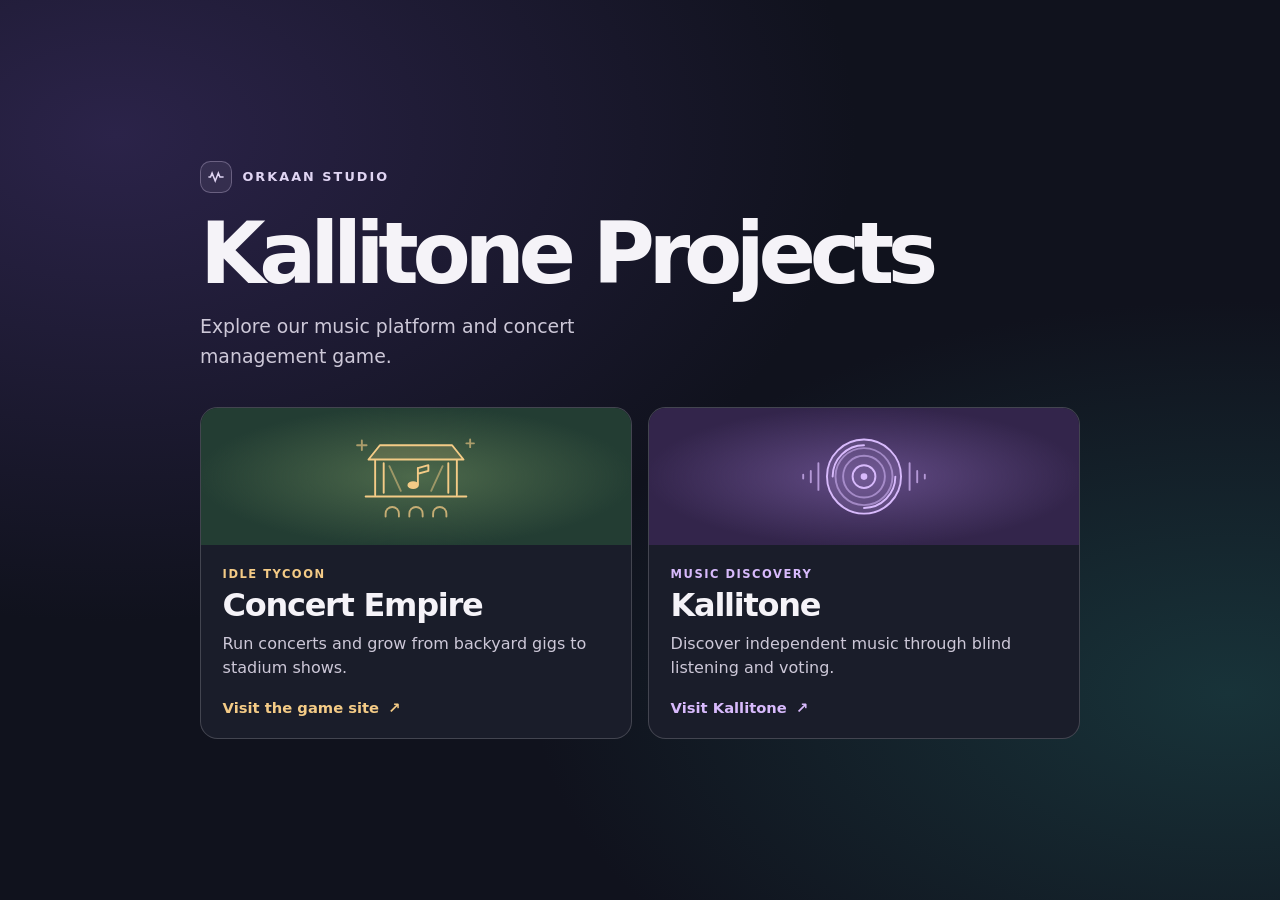
<file: index.html>
<!doctype html>
<html lang="en">
<head>
  <meta charset="utf-8">
  <meta name="viewport" content="width=device-width, initial-scale=1">
  <meta name="theme-color" content="#10121d">
  <meta name="description" content="Explore Kallitone's independent music community and Concert Empire: Idle Tycoon.">
  <title>Kallitone Projects</title>
  <style>
    :root {
      color-scheme: dark;
      font-family: system-ui, sans-serif;
      color: #f5f3f8;
      background: #10121d;
    }

    * { box-sizing: border-box; }
    body {
      display: grid;
      place-items: center;
      min-height: 100vh;
      margin: 0;
      padding: clamp(2rem, 8vw, 6rem) 1.25rem;
      background:
        radial-gradient(ellipse at 9% 15%, #2b2349, transparent 45%),
        radial-gradient(ellipse at 96% 77%, #183339, transparent 40%),
        #10121d;
    }

    main { width: min(100%, 55rem); }
    .studio {
      display: inline-flex;
      align-items: center;
      gap: .65rem;
      margin: 0 0 1.25rem;
      color: #e0d5f3;
      font-size: .8rem;
      font-weight: 750;
      letter-spacing: .16em;
      text-transform: uppercase;
    }
    .studio svg {
      width: 2rem;
      height: 2rem;
      padding: .35rem;
      border: 1px solid #e0d5f34d;
      border-radius: .65rem;
      background: #e0d5f314;
    }
    h1 {
      margin: 0;
      font-size: clamp(2.5rem, 7.5vw, 5.3rem);
      font-weight: 800;
      letter-spacing: -.075em;
      line-height: .97;
    }
    .intro {
      max-width: 42ch;
      margin: 1rem 0 2.2rem;
      color: #cdc8d8;
      font-size: clamp(1rem, 2.4vw, 1.18rem);
      line-height: 1.6;
    }
    .projects {
      display: grid;
      grid-template-columns: repeat(2, minmax(0, 1fr));
      gap: 1rem;
    }
    .project {
      display: grid;
      grid-template-rows: auto 1fr;
      overflow: hidden;
      border: 1px solid #f1edf230;
      border-radius: 1.1rem;
      background: #1a1d2a;
      color: inherit;
      text-decoration: none;
      transition: border-color .18s, transform .18s, box-shadow .18s;
    }
    .project:hover {
      transform: translateY(-3px);
      border-color: var(--accent);
      box-shadow: 0 .9rem 2rem #08091365;
    }
    .project:focus-visible { outline: 3px solid var(--accent); outline-offset: 5px; }
    .game { --accent: #f4cb86; --art: #233d33; --glow: #4d694b; }
    .music { --accent: #d8bafc; --art: #33254b; --glow: #624b85; }
    .art {
      display: grid;
      place-items: center;
      height: 8.6rem;
      color: var(--accent);
      background:
        radial-gradient(ellipse at center, var(--glow), transparent 72%),
        var(--art);
    }
    .art svg { width: 9.5rem; height: 6.2rem; }
    .copy { display: flex; flex-direction: column; padding: 1.35rem; }
    .category {
      color: var(--accent);
      font-size: .72rem;
      font-weight: 750;
      letter-spacing: .13em;
      text-transform: uppercase;
    }
    h2 {
      margin: .4rem 0;
      font-size: clamp(1.5rem, 4.4vw, 2rem);
      letter-spacing: -.04em;
      line-height: 1.13;
    }
    .copy p { margin: .15rem 0 1.2rem; color: #cdc8d8; line-height: 1.5; }
    .action { margin-top: auto; color: var(--accent); font-size: .92rem; font-weight: 740; }
    .action span { margin-inline-start: .25rem; }

    @media (max-width: 37rem) {
      .projects { grid-template-columns: minmax(0, 1fr); }
      .art { height: 7.25rem; }
    }
    @media (prefers-reduced-motion: reduce) {
      .project { transition: none; }
      .project:hover { transform: none; }
    }
  </style>
</head>
<body>
  <main>
    <p class="studio">
      <svg viewBox="0 0 24 24" fill="none" stroke="currentColor" stroke-width="2" stroke-linecap="round" aria-hidden="true">
        <path d="M3 12h2l2-5 4 10 4-10 2 5h4"/>
      </svg>
      Orkaan Studio
    </p>
    <h1>Kallitone Projects</h1>
    <p class="intro">Explore our music platform and concert management game.</p>

    <nav class="projects" aria-label="Projects">
      <a class="project game" href="https://kallitone.github.io/concert-empire-legal/">
        <div class="art" aria-hidden="true">
          <svg viewBox="0 0 160 104" fill="none" stroke="currentColor" stroke-width="2" stroke-linejoin="round" stroke-linecap="round">
            <path d="M30 34h100L118 19H42L30 34Z" fill="currentColor" fill-opacity=".16"/>
            <path d="M37 35v36m86-36v36M27 73h106M46 38v31m68-31v31"/>
            <path d="m52 41 12 26m44-26L96 67" opacity=".5"/>
            <path d="M82 43v17m0-17 11-3v6l-11 3"/>
            <ellipse cx="77" cy="61" rx="5" ry="3" fill="currentColor"/>
            <path d="M48 94v-3a7 7 0 0 1 14 0v3m11 0v-3a7 7 0 0 1 14 0v3m11 0v-3a7 7 0 0 1 14 0v3" opacity=".75"/>
            <path d="M23 14v10m-5-5h10m109-6v8m-4-4h8" opacity=".62"/>
          </svg>
        </div>
        <div class="copy">
          <span class="category">Idle tycoon</span>
          <h2>Concert Empire</h2>
          <p>Run concerts and grow from backyard gigs to stadium shows.</p>
          <span class="action">Visit the game site <span aria-hidden="true">↗</span></span>
        </div>
      </a>

      <a class="project music" href="https://kallitone.com/">
        <div class="art" aria-hidden="true">
          <svg viewBox="0 0 160 104" fill="none" stroke="currentColor" stroke-width="2" stroke-linecap="round">
            <circle cx="80" cy="52" r="39" fill="currentColor" fill-opacity=".13"/>
            <circle cx="80" cy="52" r="30" opacity=".55"/>
            <circle cx="80" cy="52" r="22" opacity=".55"/>
            <circle cx="80" cy="52" r="12"/>
            <circle cx="80" cy="52" r="2.5" fill="currentColor"/>
            <path d="M47 52a33 33 0 0 1 33-33m0 66a33 33 0 0 0 33-33"/>
            <path d="M24 46v12m-8-8v4m16-16v28m96-28v28m8-20v12m8-8v4" opacity=".72"/>
          </svg>
        </div>
        <div class="copy">
          <span class="category">Music discovery</span>
          <h2>Kallitone</h2>
          <p>Discover independent music through blind listening and voting.</p>
          <span class="action">Visit Kallitone <span aria-hidden="true">↗</span></span>
        </div>
      </a>
    </nav>
  </main>
</body>
</html>
</file>
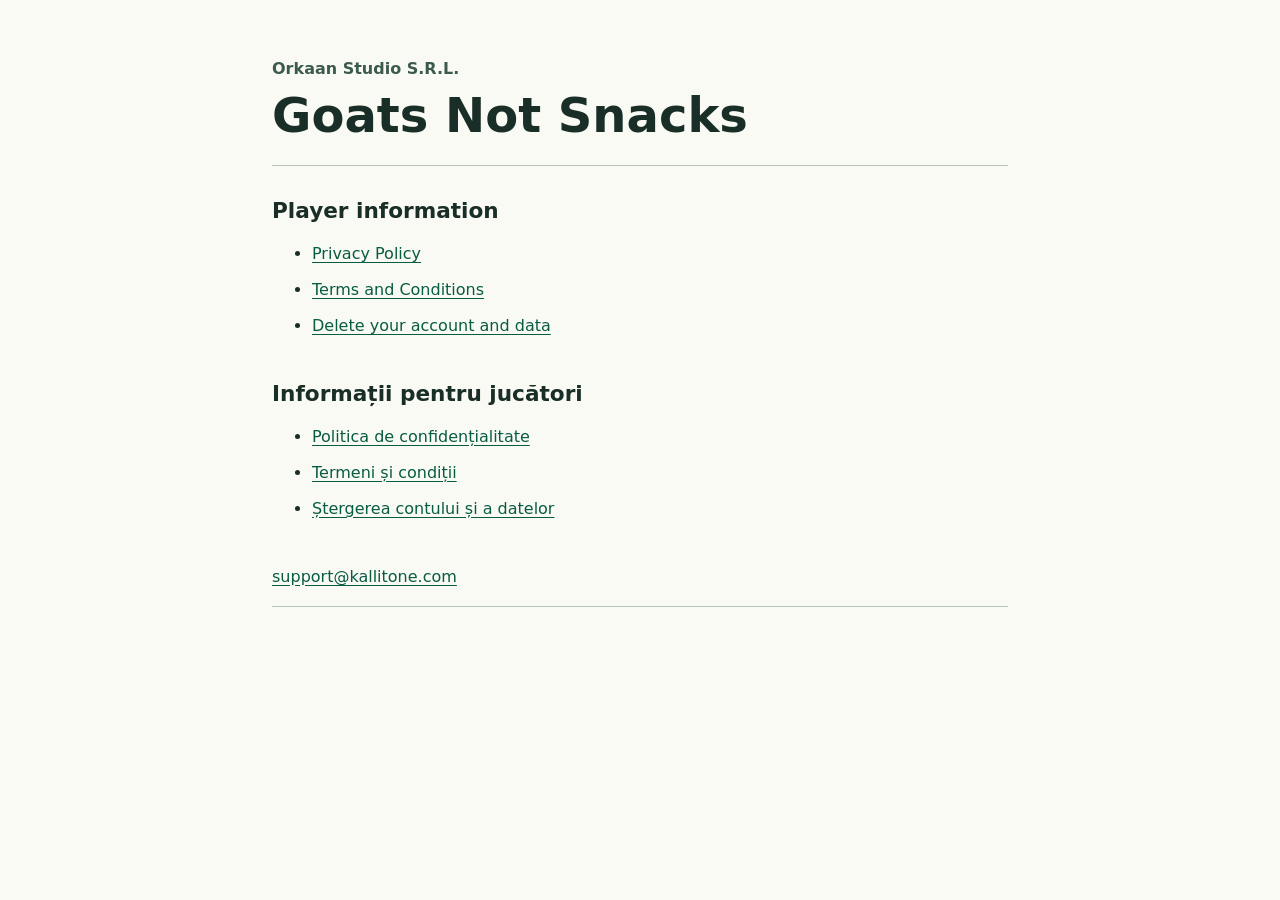
<file: graze-craze-legal/index.html>
<!doctype html>
<html lang="en"><head><meta charset="utf-8"><meta name="viewport" content="width=device-width, initial-scale=1"><title>Goats Not Snacks | Player information</title><link rel="stylesheet" href="legal.css"></head><body><main><article><header><span>Orkaan Studio S.R.L.</span><h1>Goats Not Snacks</h1></header><h2>Player information</h2><ul><li><a href="privacy.html">Privacy Policy</a></li><li><a href="terms.html">Terms and Conditions</a></li><li><a href="delete-account.html">Delete your account and data</a></li></ul><section lang="ro"><h2>Informații pentru jucători</h2><ul><li><a href="privacy.html#ro">Politica de confidențialitate</a></li><li><a href="terms.html#ro">Termeni și condiții</a></li><li><a href="delete-account.html#ro">Ștergerea contului și a datelor</a></li></ul></section><footer><a href="mailto:support@kallitone.com">support@kallitone.com</a></footer></article></main></body></html>
</file>
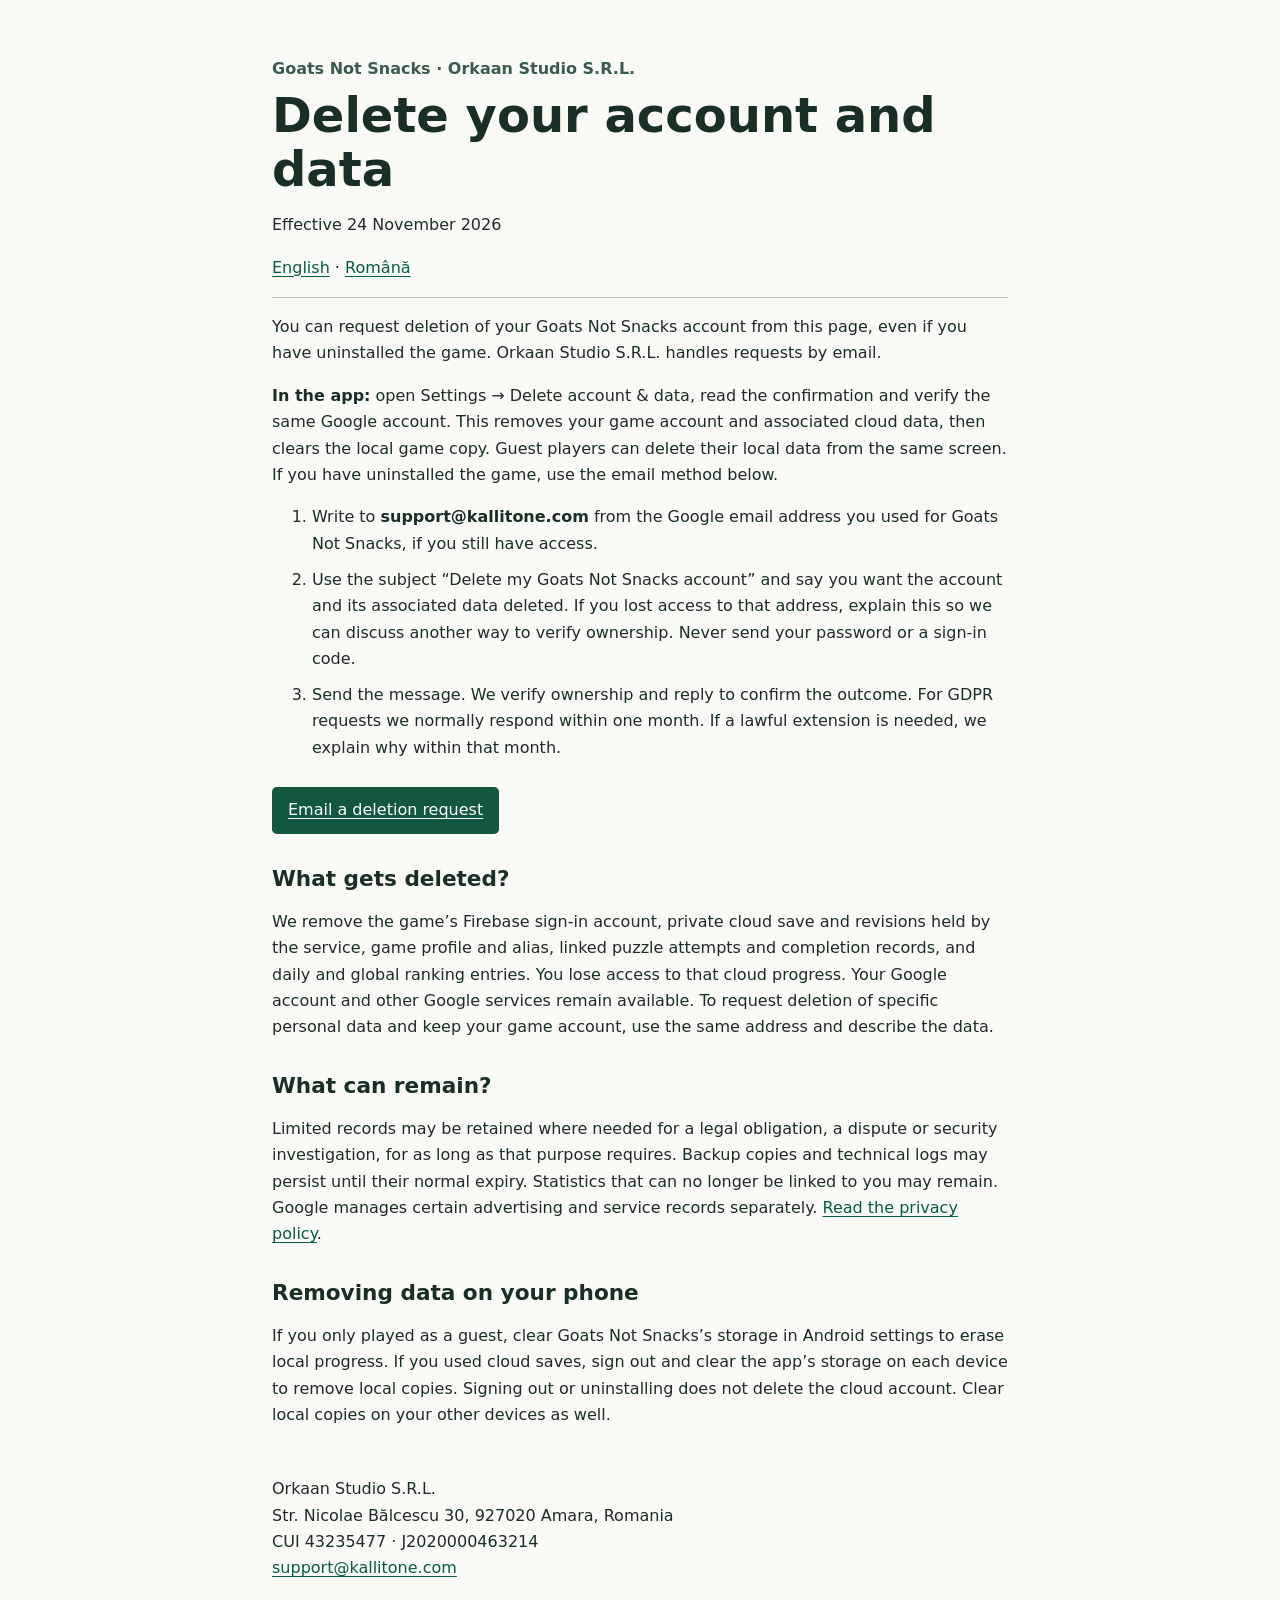
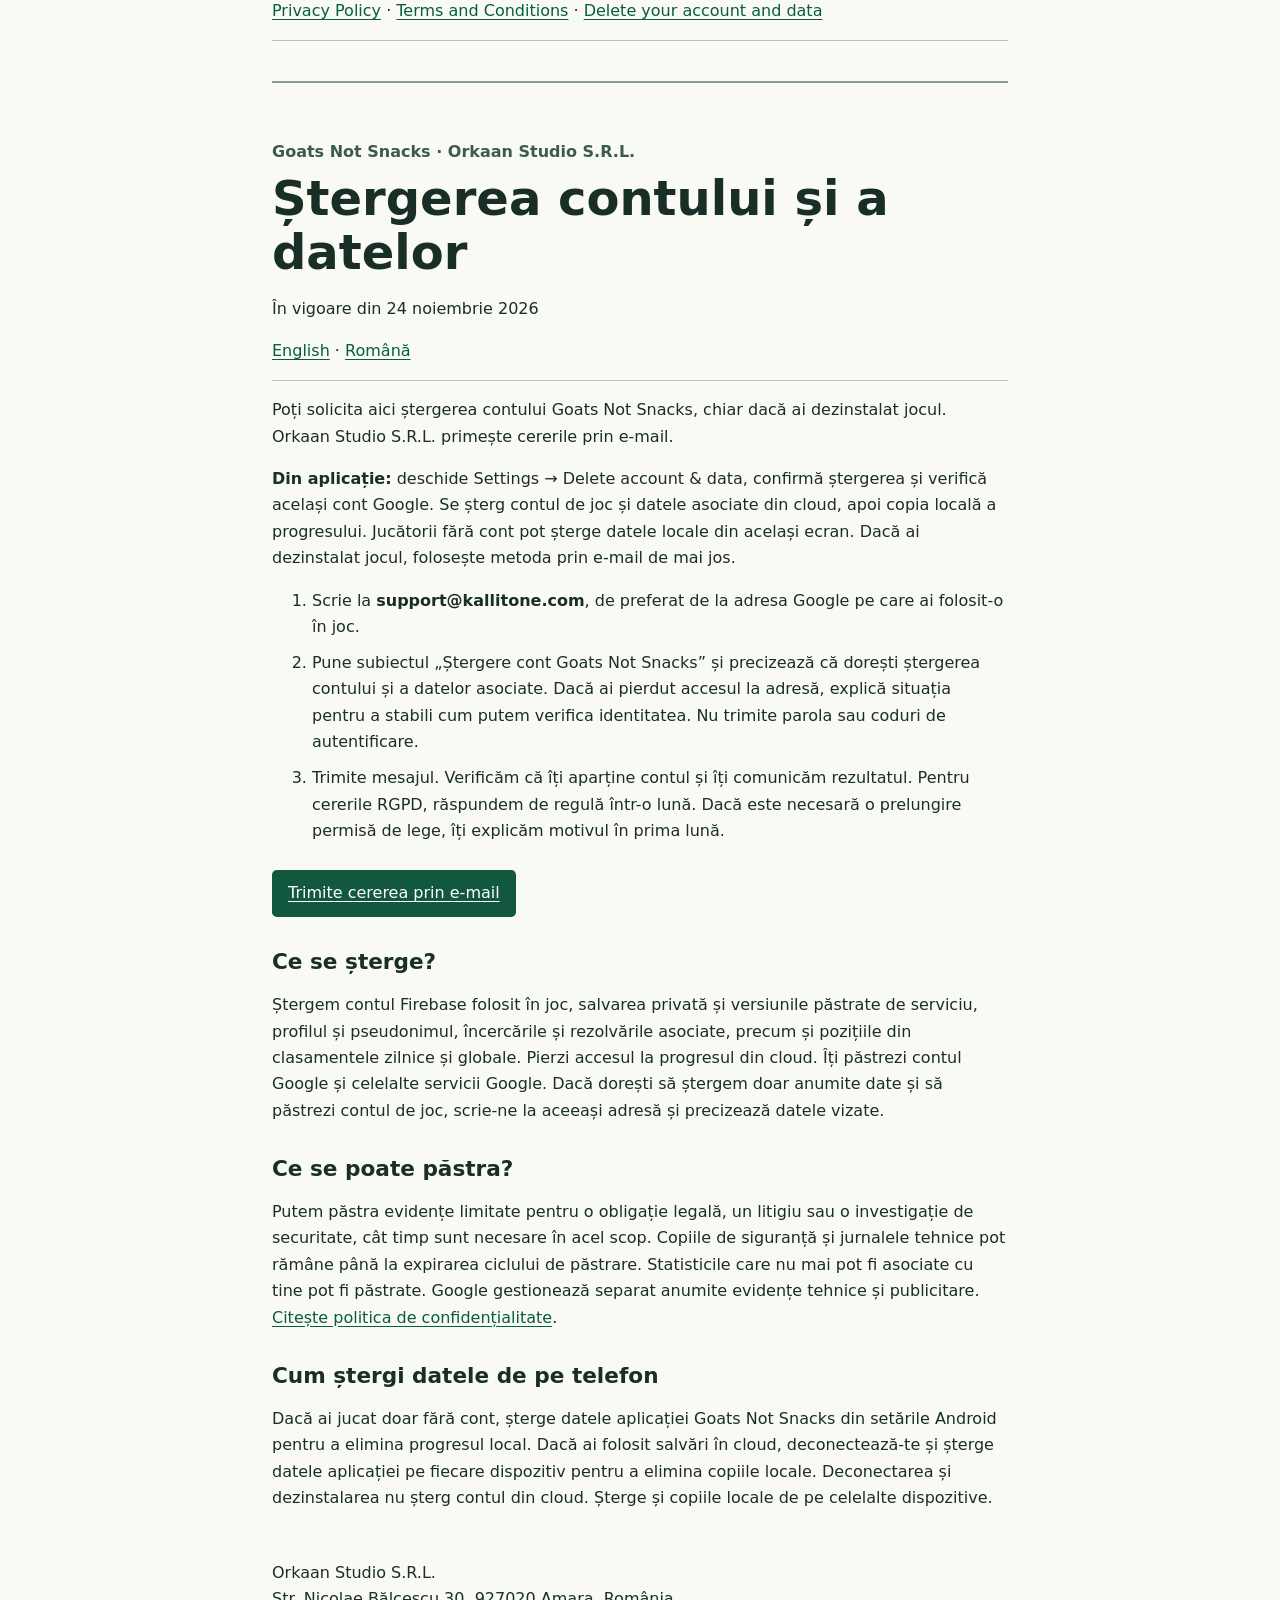
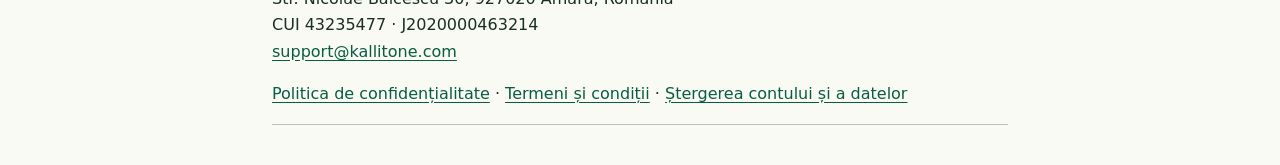
<file: graze-craze-legal/delete-account.html>
<!doctype html>
<html lang="en"><head><meta charset="utf-8"><meta name="viewport" content="width=device-width, initial-scale=1"><title>Delete your account and data | Goats Not Snacks</title><link rel="stylesheet" href="legal.css"></head><body><main><article lang="en" id="en"><header><span>Goats Not Snacks · Orkaan Studio S.R.L.</span><h1>Delete your account and data</h1><p>Effective 24 November 2026</p><nav aria-label="Language"><a href="#en" lang="en">English</a> · <a href="#ro" lang="ro">Română</a></nav></header><p>You can request deletion of your Goats Not Snacks account from this page, even if you have uninstalled the game. Orkaan Studio S.R.L. handles requests by email.</p><p><strong>In the app:</strong> open Settings → Delete account &amp; data, read the confirmation and verify the same Google account. This removes your game account and associated cloud data, then clears the local game copy. Guest players can delete their local data from the same screen. If you have uninstalled the game, use the email method below.</p><ol><li>Write to <strong>support@kallitone.com</strong> from the Google email address you used for Goats Not Snacks, if you still have access.</li><li>Use the subject “Delete my Goats Not Snacks account” and say you want the account and its associated data deleted. If you lost access to that address, explain this so we can discuss another way to verify ownership. Never send your password or a sign-in code.</li><li>Send the message. We verify ownership and reply to confirm the outcome. For GDPR requests we normally respond within one month. If a lawful extension is needed, we explain why within that month.</li></ol><p><a class="button" href="mailto:support@kallitone.com?subject=Delete%20my%20Goats%20Not%20Snacks%20account&amp;body=Please%20delete%20my%20Goats%20Not%20Snacks%20account%20and%20its%20associated%20data.">Email a deletion request</a></p>
<h2>What gets deleted?</h2><p>We remove the game’s Firebase sign-in account, private cloud save and revisions held by the service, game profile and alias, linked puzzle attempts and completion records, and daily and global ranking entries. You lose access to that cloud progress. Your Google account and other Google services remain available. To request deletion of specific personal data and keep your game account, use the same address and describe the data.</p>
<h2>What can remain?</h2><p>Limited records may be retained where needed for a legal obligation, a dispute or security investigation, for as long as that purpose requires. Backup copies and technical logs may persist until their normal expiry. Statistics that can no longer be linked to you may remain. Google manages certain advertising and service records separately. <a href="privacy.html">Read the privacy policy</a>.</p>
<h2>Removing data on your phone</h2><p>If you only played as a guest, clear Goats Not Snacks’s storage in Android settings to erase local progress. If you used cloud saves, sign out and clear the app’s storage on each device to remove local copies. Signing out or uninstalling does not delete the cloud account. Clear local copies on your other devices as well.</p><footer><address>Orkaan Studio S.R.L.<br>Str. Nicolae Bălcescu 30, 927020 Amara, Romania<br>CUI 43235477 · J2020000463214<br><a href="mailto:support@kallitone.com">support@kallitone.com</a></address><nav aria-label="Documents"><a href="privacy.html">Privacy Policy</a> · <a href="terms.html">Terms and Conditions</a> · <a href="delete-account.html">Delete your account and data</a></nav></footer></article>
<article lang="ro" id="ro"><header><span>Goats Not Snacks · Orkaan Studio S.R.L.</span><h1>Ștergerea contului și a datelor</h1><p>În vigoare din 24 noiembrie 2026</p><nav aria-label="Limbă"><a href="#en" lang="en">English</a> · <a href="#ro" lang="ro">Română</a></nav></header><p>Poți solicita aici ștergerea contului Goats Not Snacks, chiar dacă ai dezinstalat jocul. Orkaan Studio S.R.L. primește cererile prin e-mail.</p><p><strong>Din aplicație:</strong> deschide Settings → Delete account &amp; data, confirmă ștergerea și verifică același cont Google. Se șterg contul de joc și datele asociate din cloud, apoi copia locală a progresului. Jucătorii fără cont pot șterge datele locale din același ecran. Dacă ai dezinstalat jocul, folosește metoda prin e-mail de mai jos.</p><ol><li>Scrie la <strong>support@kallitone.com</strong>, de preferat de la adresa Google pe care ai folosit-o în joc.</li><li>Pune subiectul „Ștergere cont Goats Not Snacks” și precizează că dorești ștergerea contului și a datelor asociate. Dacă ai pierdut accesul la adresă, explică situația pentru a stabili cum putem verifica identitatea. Nu trimite parola sau coduri de autentificare.</li><li>Trimite mesajul. Verificăm că îți aparține contul și îți comunicăm rezultatul. Pentru cererile RGPD, răspundem de regulă într-o lună. Dacă este necesară o prelungire permisă de lege, îți explicăm motivul în prima lună.</li></ol><p><a class="button" href="mailto:support@kallitone.com?subject=%C8%98tergere%20cont%20Goats%20Not%20Snacks&amp;body=Solicit%20%C8%99tergerea%20contului%20meu%20Goats%20Not%20Snacks%20%C8%99i%20a%20datelor%20asociate.">Trimite cererea prin e-mail</a></p>
<h2>Ce se șterge?</h2><p>Ștergem contul Firebase folosit în joc, salvarea privată și versiunile păstrate de serviciu, profilul și pseudonimul, încercările și rezolvările asociate, precum și pozițiile din clasamentele zilnice și globale. Pierzi accesul la progresul din cloud. Îți păstrezi contul Google și celelalte servicii Google. Dacă dorești să ștergem doar anumite date și să păstrezi contul de joc, scrie-ne la aceeași adresă și precizează datele vizate.</p>
<h2>Ce se poate păstra?</h2><p>Putem păstra evidențe limitate pentru o obligație legală, un litigiu sau o investigație de securitate, cât timp sunt necesare în acel scop. Copiile de siguranță și jurnalele tehnice pot rămâne până la expirarea ciclului de păstrare. Statisticile care nu mai pot fi asociate cu tine pot fi păstrate. Google gestionează separat anumite evidențe tehnice și publicitare. <a href="privacy.html#ro">Citește politica de confidențialitate</a>.</p>
<h2>Cum ștergi datele de pe telefon</h2><p>Dacă ai jucat doar fără cont, șterge datele aplicației Goats Not Snacks din setările Android pentru a elimina progresul local. Dacă ai folosit salvări în cloud, deconectează-te și șterge datele aplicației pe fiecare dispozitiv pentru a elimina copiile locale. Deconectarea și dezinstalarea nu șterg contul din cloud. Șterge și copiile locale de pe celelalte dispozitive.</p><footer><address>Orkaan Studio S.R.L.<br>Str. Nicolae Bălcescu 30, 927020 Amara, România<br>CUI 43235477 · J2020000463214<br><a href="mailto:support@kallitone.com">support@kallitone.com</a></address><nav aria-label="Documente"><a href="privacy.html#ro">Politica de confidențialitate</a> · <a href="terms.html#ro">Termeni și condiții</a> · <a href="delete-account.html#ro">Ștergerea contului și a datelor</a></nav></footer></article></main></body></html>
</file>
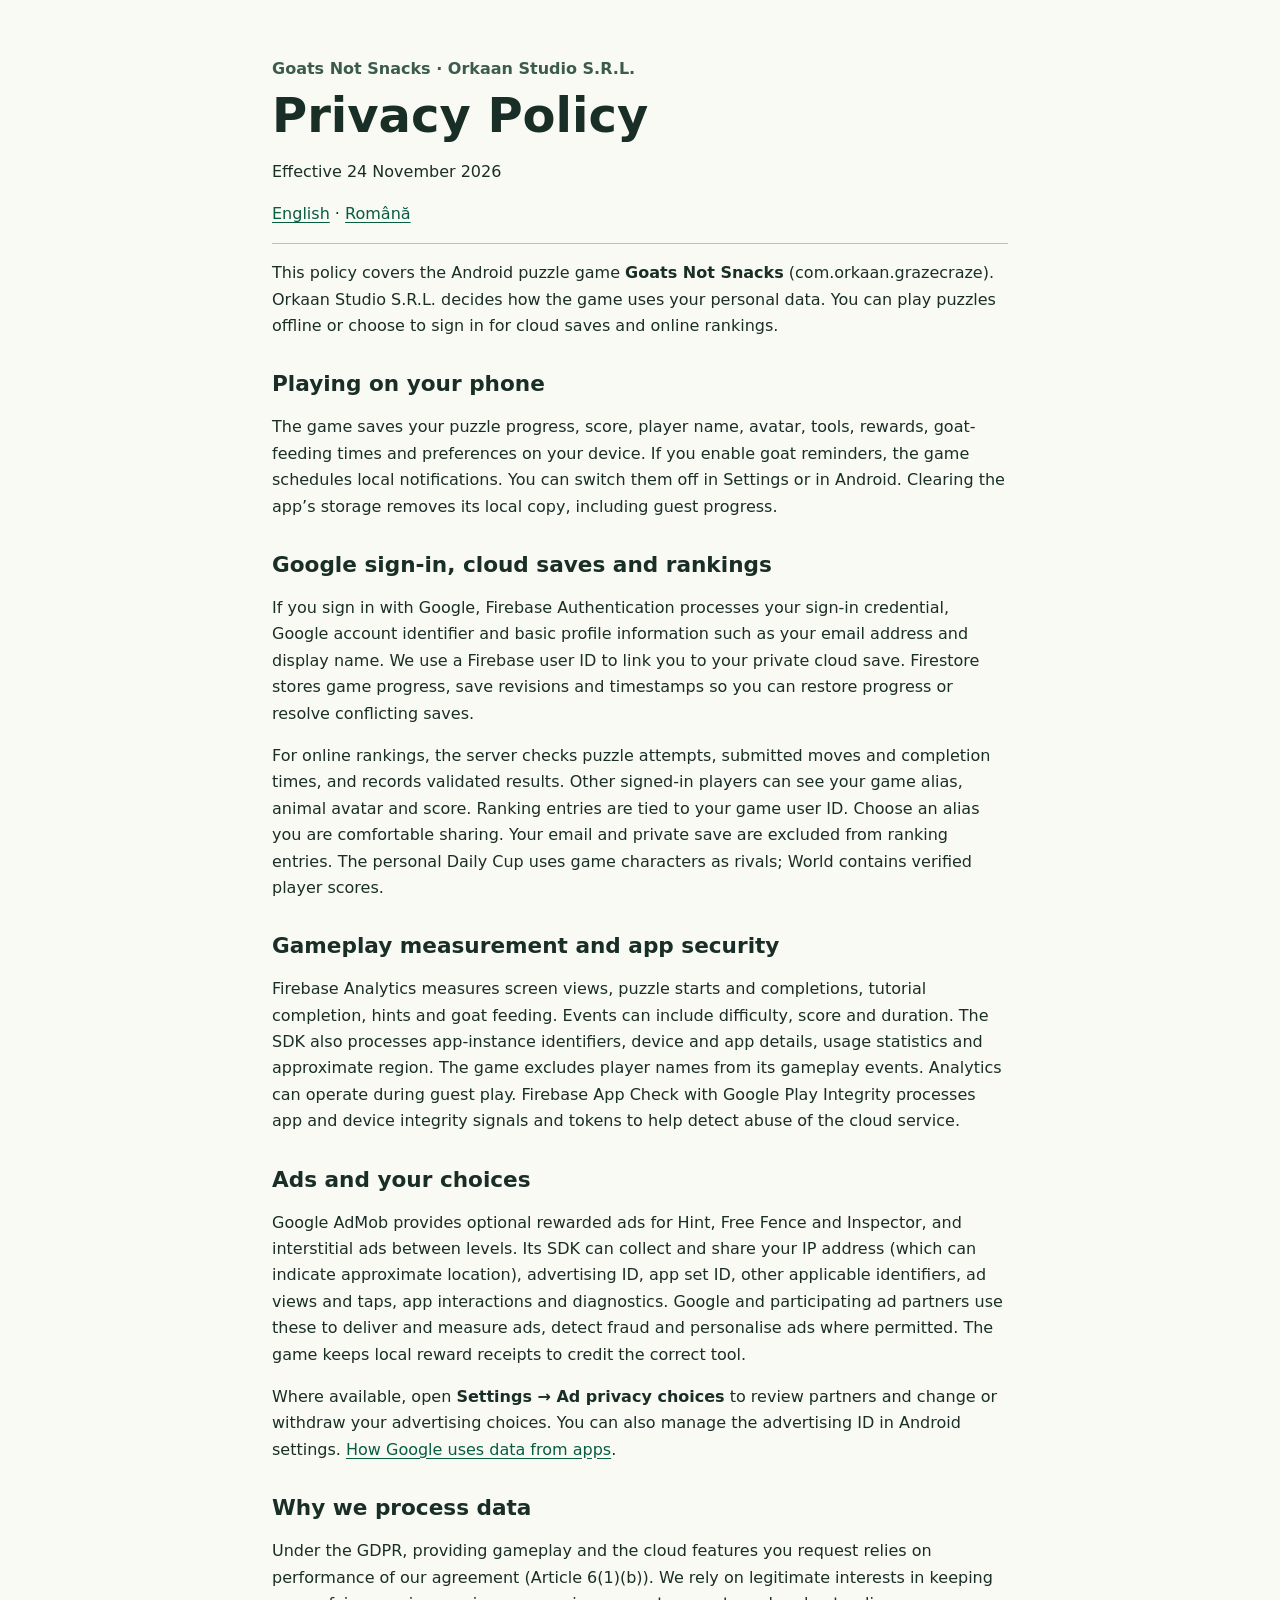
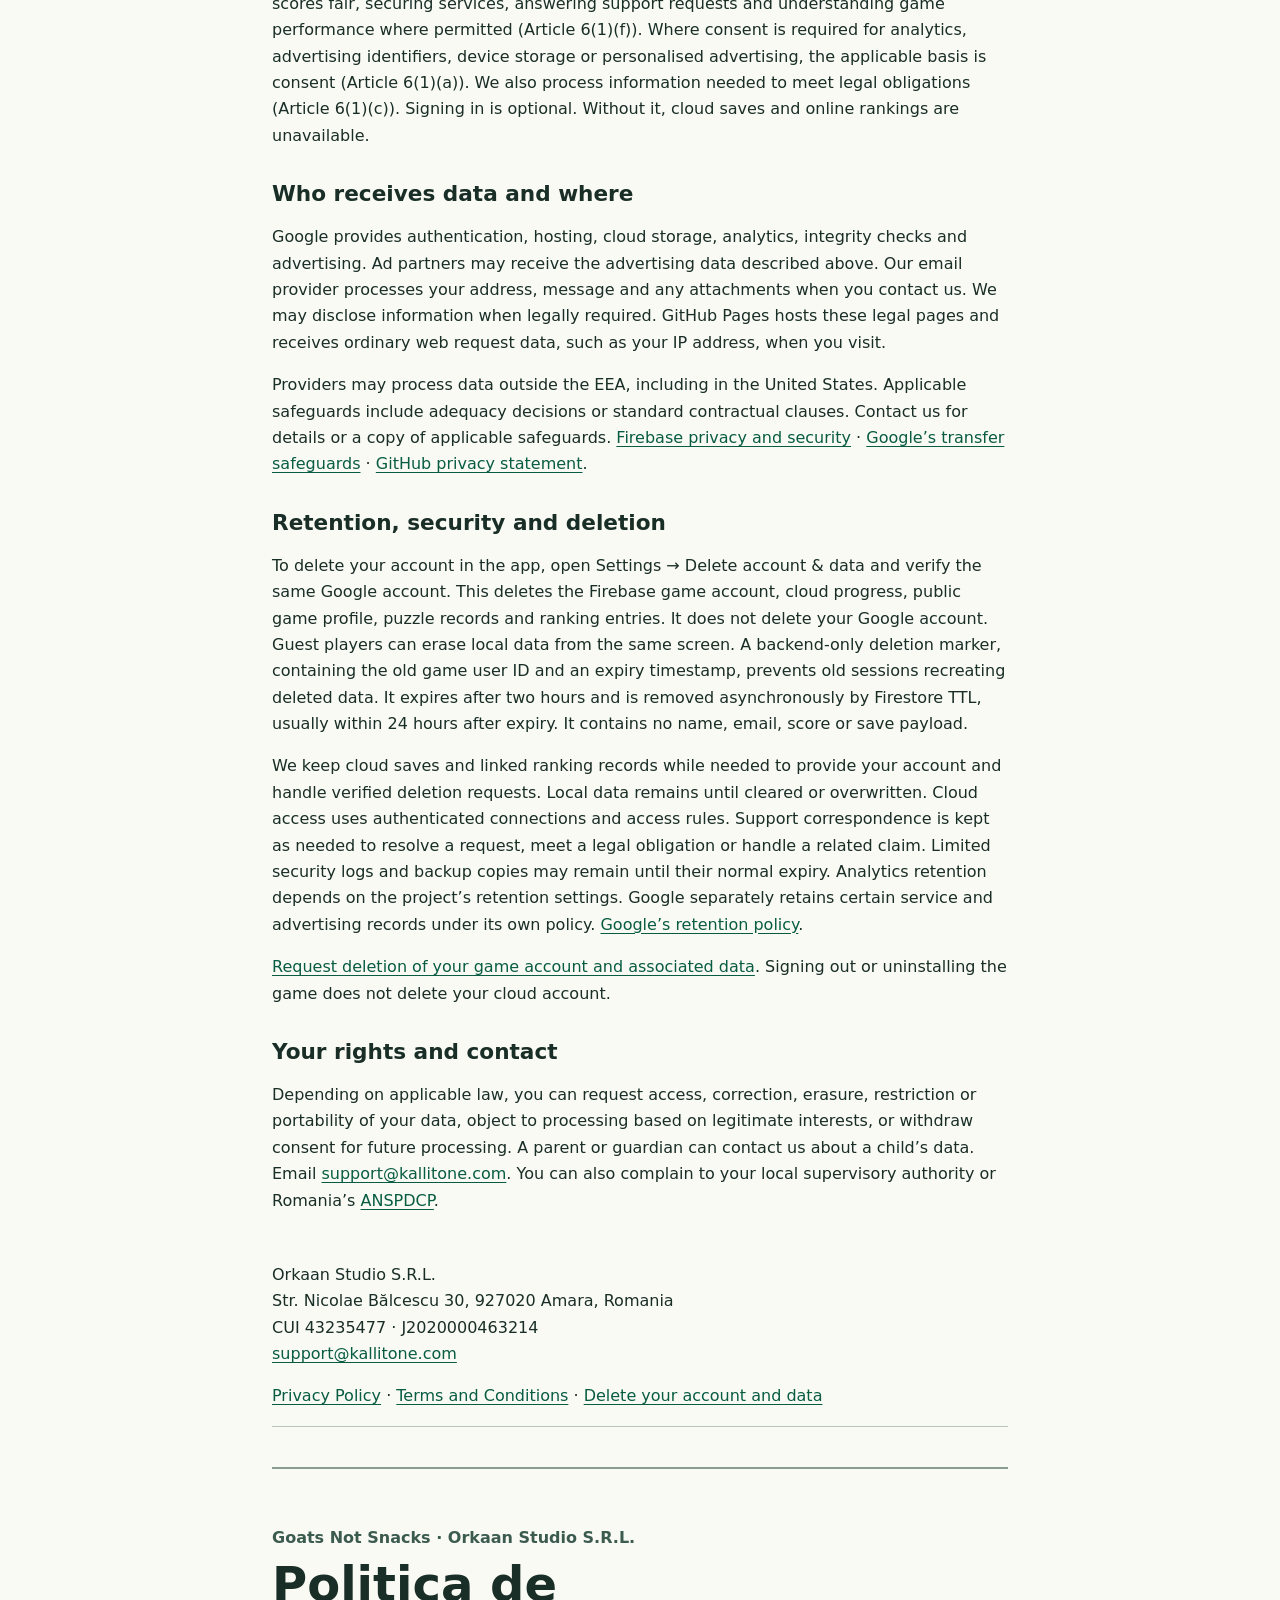
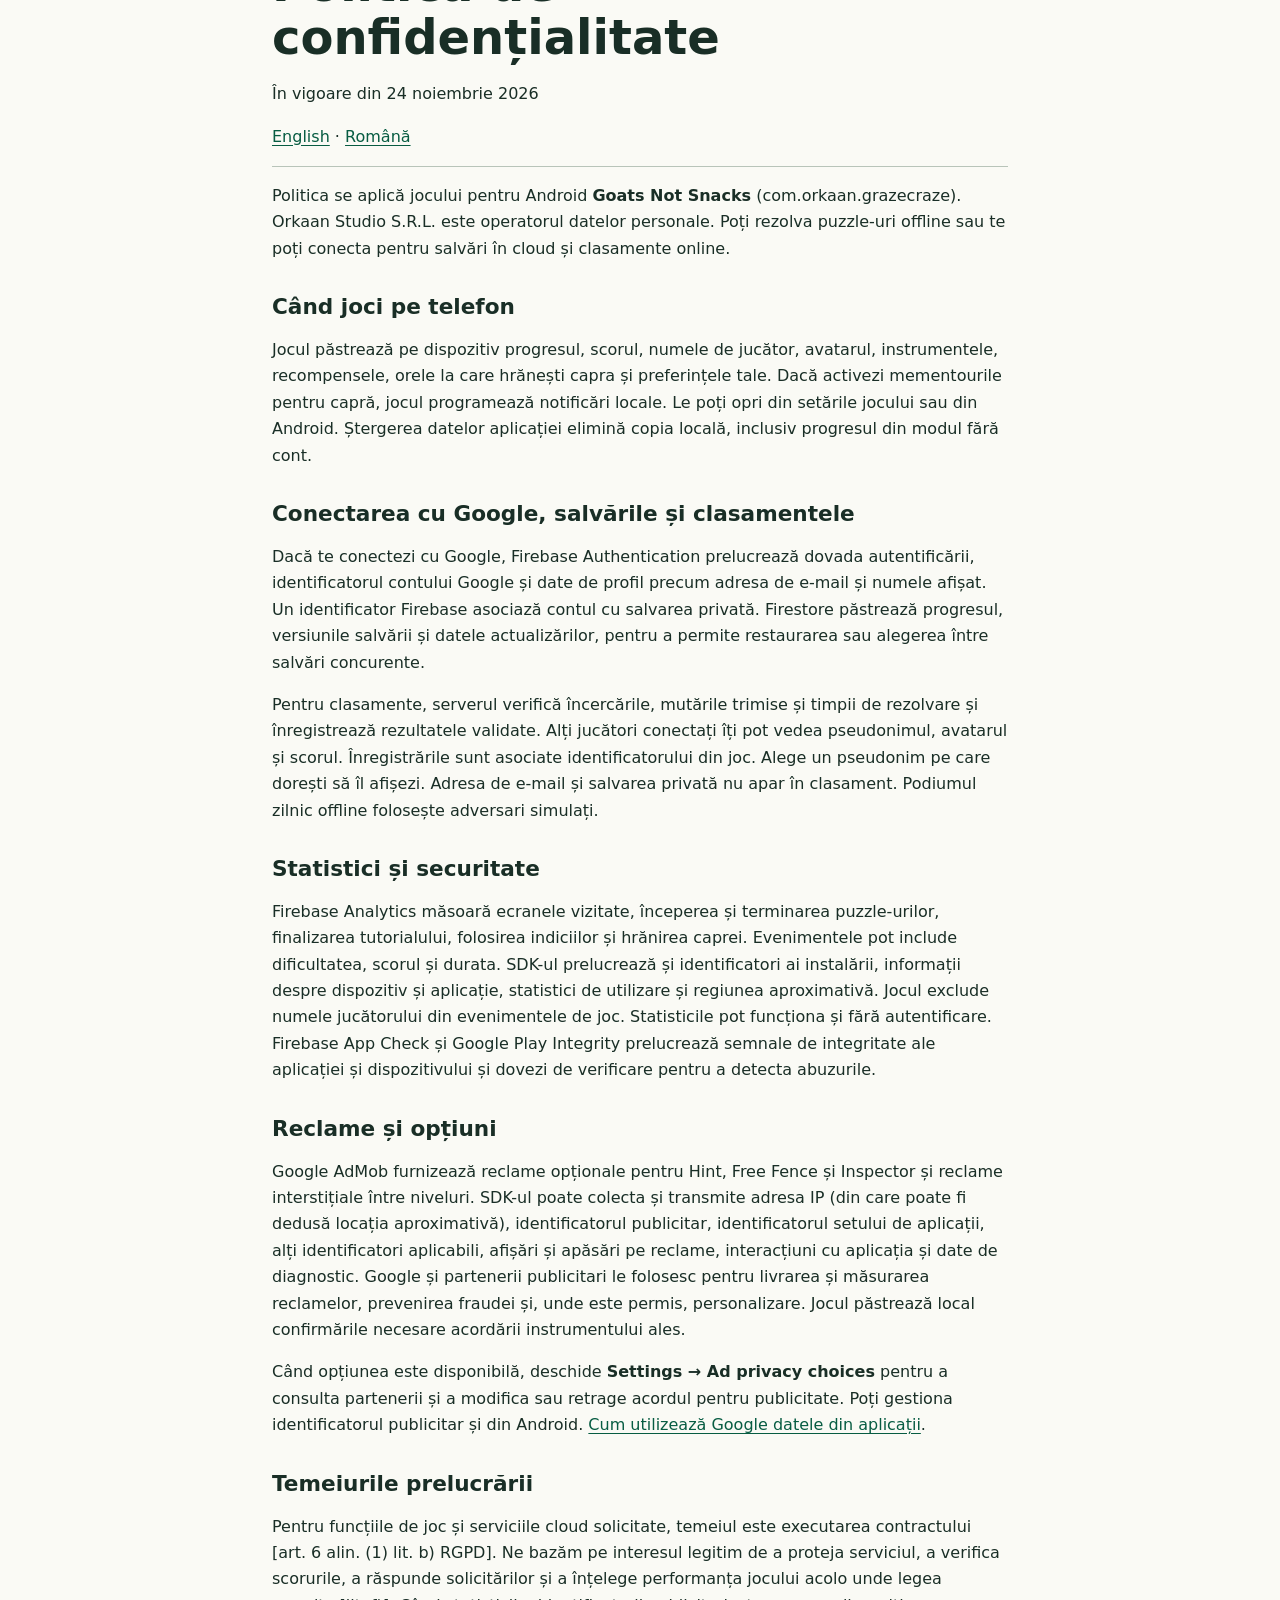
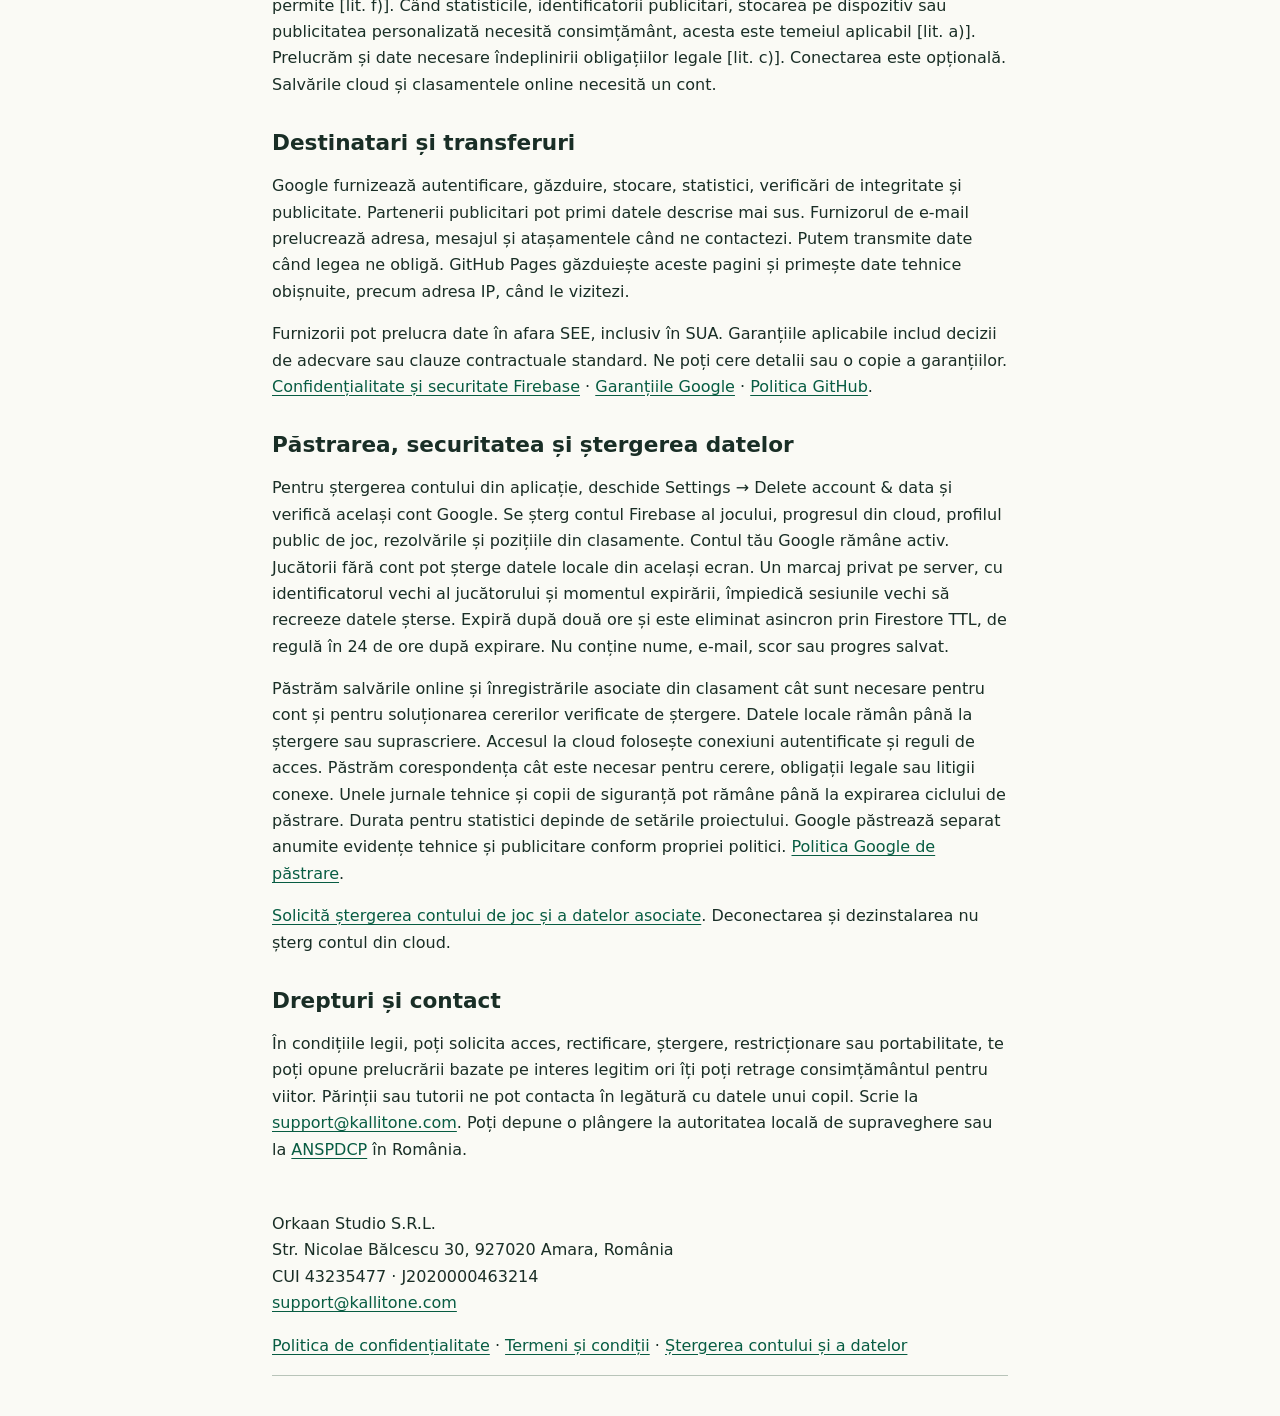
<file: graze-craze-legal/privacy.html>
<!doctype html>
<html lang="en"><head><meta charset="utf-8"><meta name="viewport" content="width=device-width, initial-scale=1"><title>Privacy Policy | Goats Not Snacks</title><link rel="stylesheet" href="legal.css"></head><body><main><article lang="en" id="en"><header><span>Goats Not Snacks · Orkaan Studio S.R.L.</span><h1>Privacy Policy</h1><p>Effective 24 November 2026</p><nav aria-label="Language"><a href="#en" lang="en">English</a> · <a href="#ro" lang="ro">Română</a></nav></header><p>This policy covers the Android puzzle game <strong>Goats Not Snacks</strong> (com.orkaan.grazecraze). Orkaan Studio S.R.L. decides how the game uses your personal data. You can play puzzles offline or choose to sign in for cloud saves and online rankings.</p>
<h2>Playing on your phone</h2><p>The game saves your puzzle progress, score, player name, avatar, tools, rewards, goat-feeding times and preferences on your device. If you enable goat reminders, the game schedules local notifications. You can switch them off in Settings or in Android. Clearing the app’s storage removes its local copy, including guest progress.</p>
<h2>Google sign-in, cloud saves and rankings</h2><p>If you sign in with Google, Firebase Authentication processes your sign-in credential, Google account identifier and basic profile information such as your email address and display name. We use a Firebase user ID to link you to your private cloud save. Firestore stores game progress, save revisions and timestamps so you can restore progress or resolve conflicting saves.</p><p>For online rankings, the server checks puzzle attempts, submitted moves and completion times, and records validated results. Other signed-in players can see your game alias, animal avatar and score. Ranking entries are tied to your game user ID. Choose an alias you are comfortable sharing. Your email and private save are excluded from ranking entries. The personal Daily Cup uses game characters as rivals; World contains verified player scores.</p>
<h2>Gameplay measurement and app security</h2><p>Firebase Analytics measures screen views, puzzle starts and completions, tutorial completion, hints and goat feeding. Events can include difficulty, score and duration. The SDK also processes app-instance identifiers, device and app details, usage statistics and approximate region. The game excludes player names from its gameplay events. Analytics can operate during guest play. Firebase App Check with Google Play Integrity processes app and device integrity signals and tokens to help detect abuse of the cloud service.</p>
<h2>Ads and your choices</h2><p>Google AdMob provides optional rewarded ads for Hint, Free Fence and Inspector, and interstitial ads between levels. Its SDK can collect and share your IP address (which can indicate approximate location), advertising ID, app set ID, other applicable identifiers, ad views and taps, app interactions and diagnostics. Google and participating ad partners use these to deliver and measure ads, detect fraud and personalise ads where permitted. The game keeps local reward receipts to credit the correct tool.</p><p>Where available, open <strong>Settings → Ad privacy choices</strong> to review partners and change or withdraw your advertising choices. You can also manage the advertising ID in Android settings. <a href="https://policies.google.com/technologies/partner-sites">How Google uses data from apps</a>.</p>
<h2>Why we process data</h2><p>Under the GDPR, providing gameplay and the cloud features you request relies on performance of our agreement (Article 6(1)(b)). We rely on legitimate interests in keeping scores fair, securing services, answering support requests and understanding game performance where permitted (Article 6(1)(f)). Where consent is required for analytics, advertising identifiers, device storage or personalised advertising, the applicable basis is consent (Article 6(1)(a)). We also process information needed to meet legal obligations (Article 6(1)(c)). Signing in is optional. Without it, cloud saves and online rankings are unavailable.</p>
<h2>Who receives data and where</h2><p>Google provides authentication, hosting, cloud storage, analytics, integrity checks and advertising. Ad partners may receive the advertising data described above. Our email provider processes your address, message and any attachments when you contact us. We may disclose information when legally required. GitHub Pages hosts these legal pages and receives ordinary web request data, such as your IP address, when you visit.</p><p>Providers may process data outside the EEA, including in the United States. Applicable safeguards include adequacy decisions or standard contractual clauses. Contact us for details or a copy of applicable safeguards. <a href="https://firebase.google.com/support/privacy">Firebase privacy and security</a> · <a href="https://policies.google.com/privacy/frameworks">Google’s transfer safeguards</a> · <a href="https://docs.github.com/en/site-policy/privacy-policies/github-general-privacy-statement">GitHub privacy statement</a>.</p>
<h2>Retention, security and deletion</h2><p>To delete your account in the app, open Settings → Delete account &amp; data and verify the same Google account. This deletes the Firebase game account, cloud progress, public game profile, puzzle records and ranking entries. It does not delete your Google account. Guest players can erase local data from the same screen. A backend-only deletion marker, containing the old game user ID and an expiry timestamp, prevents old sessions recreating deleted data. It expires after two hours and is removed asynchronously by Firestore TTL, usually within 24 hours after expiry. It contains no name, email, score or save payload.</p><p>We keep cloud saves and linked ranking records while needed to provide your account and handle verified deletion requests. Local data remains until cleared or overwritten. Cloud access uses authenticated connections and access rules. Support correspondence is kept as needed to resolve a request, meet a legal obligation or handle a related claim. Limited security logs and backup copies may remain until their normal expiry. Analytics retention depends on the project’s retention settings. Google separately retains certain service and advertising records under its own policy. <a href="https://policies.google.com/technologies/retention">Google’s retention policy</a>.</p><p><a href="delete-account.html">Request deletion of your game account and associated data</a>. Signing out or uninstalling the game does not delete your cloud account.</p>
<h2>Your rights and contact</h2><p>Depending on applicable law, you can request access, correction, erasure, restriction or portability of your data, object to processing based on legitimate interests, or withdraw consent for future processing. A parent or guardian can contact us about a child’s data. Email <a href="mailto:support@kallitone.com">support@kallitone.com</a>. You can also complain to your local supervisory authority or Romania’s <a href="https://www.dataprotection.ro/">ANSPDCP</a>.</p><footer><address>Orkaan Studio S.R.L.<br>Str. Nicolae Bălcescu 30, 927020 Amara, Romania<br>CUI 43235477 · J2020000463214<br><a href="mailto:support@kallitone.com">support@kallitone.com</a></address><nav aria-label="Documents"><a href="privacy.html">Privacy Policy</a> · <a href="terms.html">Terms and Conditions</a> · <a href="delete-account.html">Delete your account and data</a></nav></footer></article>
<article lang="ro" id="ro"><header><span>Goats Not Snacks · Orkaan Studio S.R.L.</span><h1>Politica de confidențialitate</h1><p>În vigoare din 24 noiembrie 2026</p><nav aria-label="Limbă"><a href="#en" lang="en">English</a> · <a href="#ro" lang="ro">Română</a></nav></header><p>Politica se aplică jocului pentru Android <strong>Goats Not Snacks</strong> (com.orkaan.grazecraze). Orkaan Studio S.R.L. este operatorul datelor personale. Poți rezolva puzzle-uri offline sau te poți conecta pentru salvări în cloud și clasamente online.</p>
<h2>Când joci pe telefon</h2><p>Jocul păstrează pe dispozitiv progresul, scorul, numele de jucător, avatarul, instrumentele, recompensele, orele la care hrănești capra și preferințele tale. Dacă activezi mementourile pentru capră, jocul programează notificări locale. Le poți opri din setările jocului sau din Android. Ștergerea datelor aplicației elimină copia locală, inclusiv progresul din modul fără cont.</p>
<h2>Conectarea cu Google, salvările și clasamentele</h2><p>Dacă te conectezi cu Google, Firebase Authentication prelucrează dovada autentificării, identificatorul contului Google și date de profil precum adresa de e-mail și numele afișat. Un identificator Firebase asociază contul cu salvarea privată. Firestore păstrează progresul, versiunile salvării și datele actualizărilor, pentru a permite restaurarea sau alegerea între salvări concurente.</p><p>Pentru clasamente, serverul verifică încercările, mutările trimise și timpii de rezolvare și înregistrează rezultatele validate. Alți jucători conectați îți pot vedea pseudonimul, avatarul și scorul. Înregistrările sunt asociate identificatorului din joc. Alege un pseudonim pe care dorești să îl afișezi. Adresa de e-mail și salvarea privată nu apar în clasament. Podiumul zilnic offline folosește adversari simulați.</p>
<h2>Statistici și securitate</h2><p>Firebase Analytics măsoară ecranele vizitate, începerea și terminarea puzzle-urilor, finalizarea tutorialului, folosirea indiciilor și hrănirea caprei. Evenimentele pot include dificultatea, scorul și durata. SDK-ul prelucrează și identificatori ai instalării, informații despre dispozitiv și aplicație, statistici de utilizare și regiunea aproximativă. Jocul exclude numele jucătorului din evenimentele de joc. Statisticile pot funcționa și fără autentificare. Firebase App Check și Google Play Integrity prelucrează semnale de integritate ale aplicației și dispozitivului și dovezi de verificare pentru a detecta abuzurile.</p>
<h2>Reclame și opțiuni</h2><p>Google AdMob furnizează reclame opționale pentru Hint, Free Fence și Inspector și reclame interstițiale între niveluri. SDK-ul poate colecta și transmite adresa IP (din care poate fi dedusă locația aproximativă), identificatorul publicitar, identificatorul setului de aplicații, alți identificatori aplicabili, afișări și apăsări pe reclame, interacțiuni cu aplicația și date de diagnostic. Google și partenerii publicitari le folosesc pentru livrarea și măsurarea reclamelor, prevenirea fraudei și, unde este permis, personalizare. Jocul păstrează local confirmările necesare acordării instrumentului ales.</p><p>Când opțiunea este disponibilă, deschide <strong>Settings → Ad privacy choices</strong> pentru a consulta partenerii și a modifica sau retrage acordul pentru publicitate. Poți gestiona identificatorul publicitar și din Android. <a href="https://policies.google.com/technologies/partner-sites?hl=ro">Cum utilizează Google datele din aplicații</a>.</p>
<h2>Temeiurile prelucrării</h2><p>Pentru funcțiile de joc și serviciile cloud solicitate, temeiul este executarea contractului [art. 6 alin. (1) lit. b) RGPD]. Ne bazăm pe interesul legitim de a proteja serviciul, a verifica scorurile, a răspunde solicitărilor și a înțelege performanța jocului acolo unde legea permite [lit. f)]. Când statisticile, identificatorii publicitari, stocarea pe dispozitiv sau publicitatea personalizată necesită consimțământ, acesta este temeiul aplicabil [lit. a)]. Prelucrăm și date necesare îndeplinirii obligațiilor legale [lit. c)]. Conectarea este opțională. Salvările cloud și clasamentele online necesită un cont.</p>
<h2>Destinatari și transferuri</h2><p>Google furnizează autentificare, găzduire, stocare, statistici, verificări de integritate și publicitate. Partenerii publicitari pot primi datele descrise mai sus. Furnizorul de e-mail prelucrează adresa, mesajul și atașamentele când ne contactezi. Putem transmite date când legea ne obligă. GitHub Pages găzduiește aceste pagini și primește date tehnice obișnuite, precum adresa IP, când le vizitezi.</p><p>Furnizorii pot prelucra date în afara SEE, inclusiv în SUA. Garanțiile aplicabile includ decizii de adecvare sau clauze contractuale standard. Ne poți cere detalii sau o copie a garanțiilor. <a href="https://firebase.google.com/support/privacy">Confidențialitate și securitate Firebase</a> · <a href="https://policies.google.com/privacy/frameworks?hl=ro">Garanțiile Google</a> · <a href="https://docs.github.com/en/site-policy/privacy-policies/github-general-privacy-statement">Politica GitHub</a>.</p>
<h2>Păstrarea, securitatea și ștergerea datelor</h2><p>Pentru ștergerea contului din aplicație, deschide Settings → Delete account &amp; data și verifică același cont Google. Se șterg contul Firebase al jocului, progresul din cloud, profilul public de joc, rezolvările și pozițiile din clasamente. Contul tău Google rămâne activ. Jucătorii fără cont pot șterge datele locale din același ecran. Un marcaj privat pe server, cu identificatorul vechi al jucătorului și momentul expirării, împiedică sesiunile vechi să recreeze datele șterse. Expiră după două ore și este eliminat asincron prin Firestore TTL, de regulă în 24 de ore după expirare. Nu conține nume, e-mail, scor sau progres salvat.</p><p>Păstrăm salvările online și înregistrările asociate din clasament cât sunt necesare pentru cont și pentru soluționarea cererilor verificate de ștergere. Datele locale rămân până la ștergere sau suprascriere. Accesul la cloud folosește conexiuni autentificate și reguli de acces. Păstrăm corespondența cât este necesar pentru cerere, obligații legale sau litigii conexe. Unele jurnale tehnice și copii de siguranță pot rămâne până la expirarea ciclului de păstrare. Durata pentru statistici depinde de setările proiectului. Google păstrează separat anumite evidențe tehnice și publicitare conform propriei politici. <a href="https://policies.google.com/technologies/retention?hl=ro">Politica Google de păstrare</a>.</p><p><a href="delete-account.html#ro">Solicită ștergerea contului de joc și a datelor asociate</a>. Deconectarea și dezinstalarea nu șterg contul din cloud.</p>
<h2>Drepturi și contact</h2><p>În condițiile legii, poți solicita acces, rectificare, ștergere, restricționare sau portabilitate, te poți opune prelucrării bazate pe interes legitim ori îți poți retrage consimțământul pentru viitor. Părinții sau tutorii ne pot contacta în legătură cu datele unui copil. Scrie la <a href="mailto:support@kallitone.com">support@kallitone.com</a>. Poți depune o plângere la autoritatea locală de supraveghere sau la <a href="https://www.dataprotection.ro/">ANSPDCP</a> în România.</p><footer><address>Orkaan Studio S.R.L.<br>Str. Nicolae Bălcescu 30, 927020 Amara, România<br>CUI 43235477 · J2020000463214<br><a href="mailto:support@kallitone.com">support@kallitone.com</a></address><nav aria-label="Documente"><a href="privacy.html#ro">Politica de confidențialitate</a> · <a href="terms.html#ro">Termeni și condiții</a> · <a href="delete-account.html#ro">Ștergerea contului și a datelor</a></nav></footer></article></main></body></html>
</file>
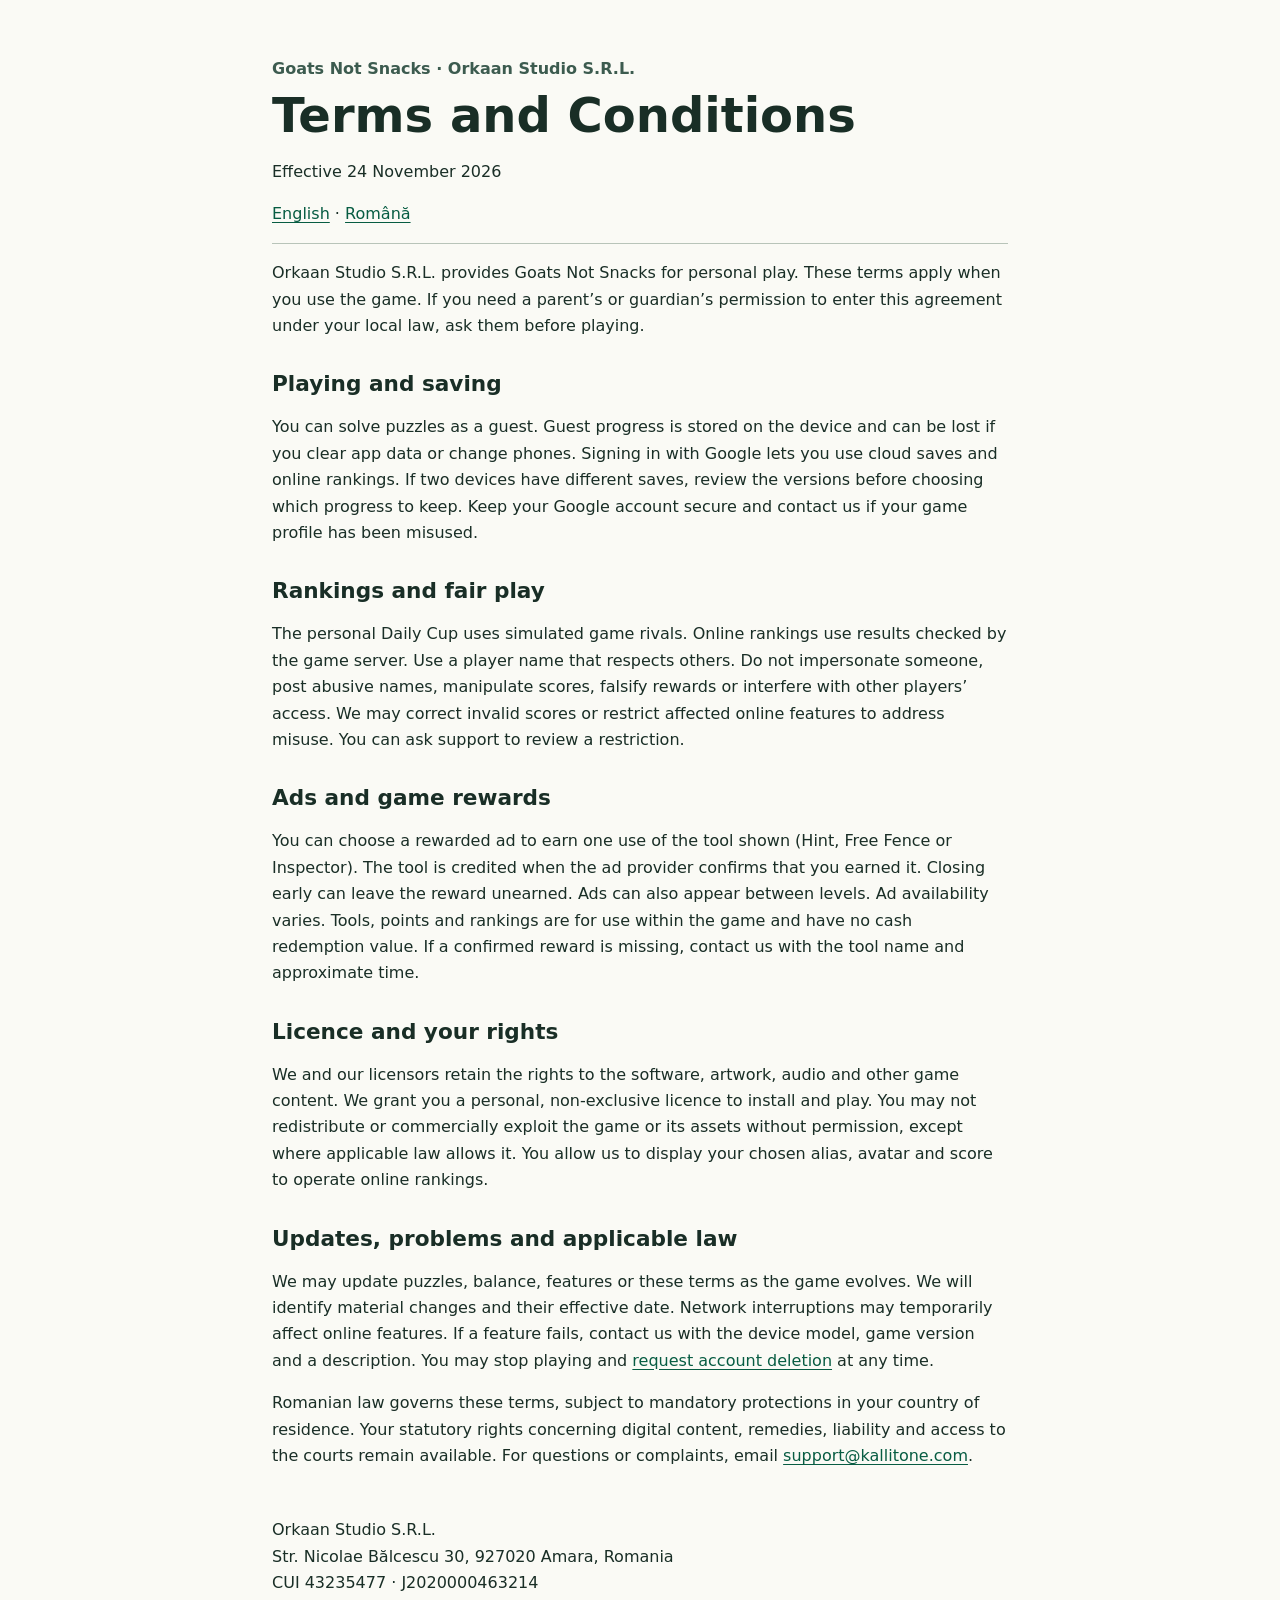
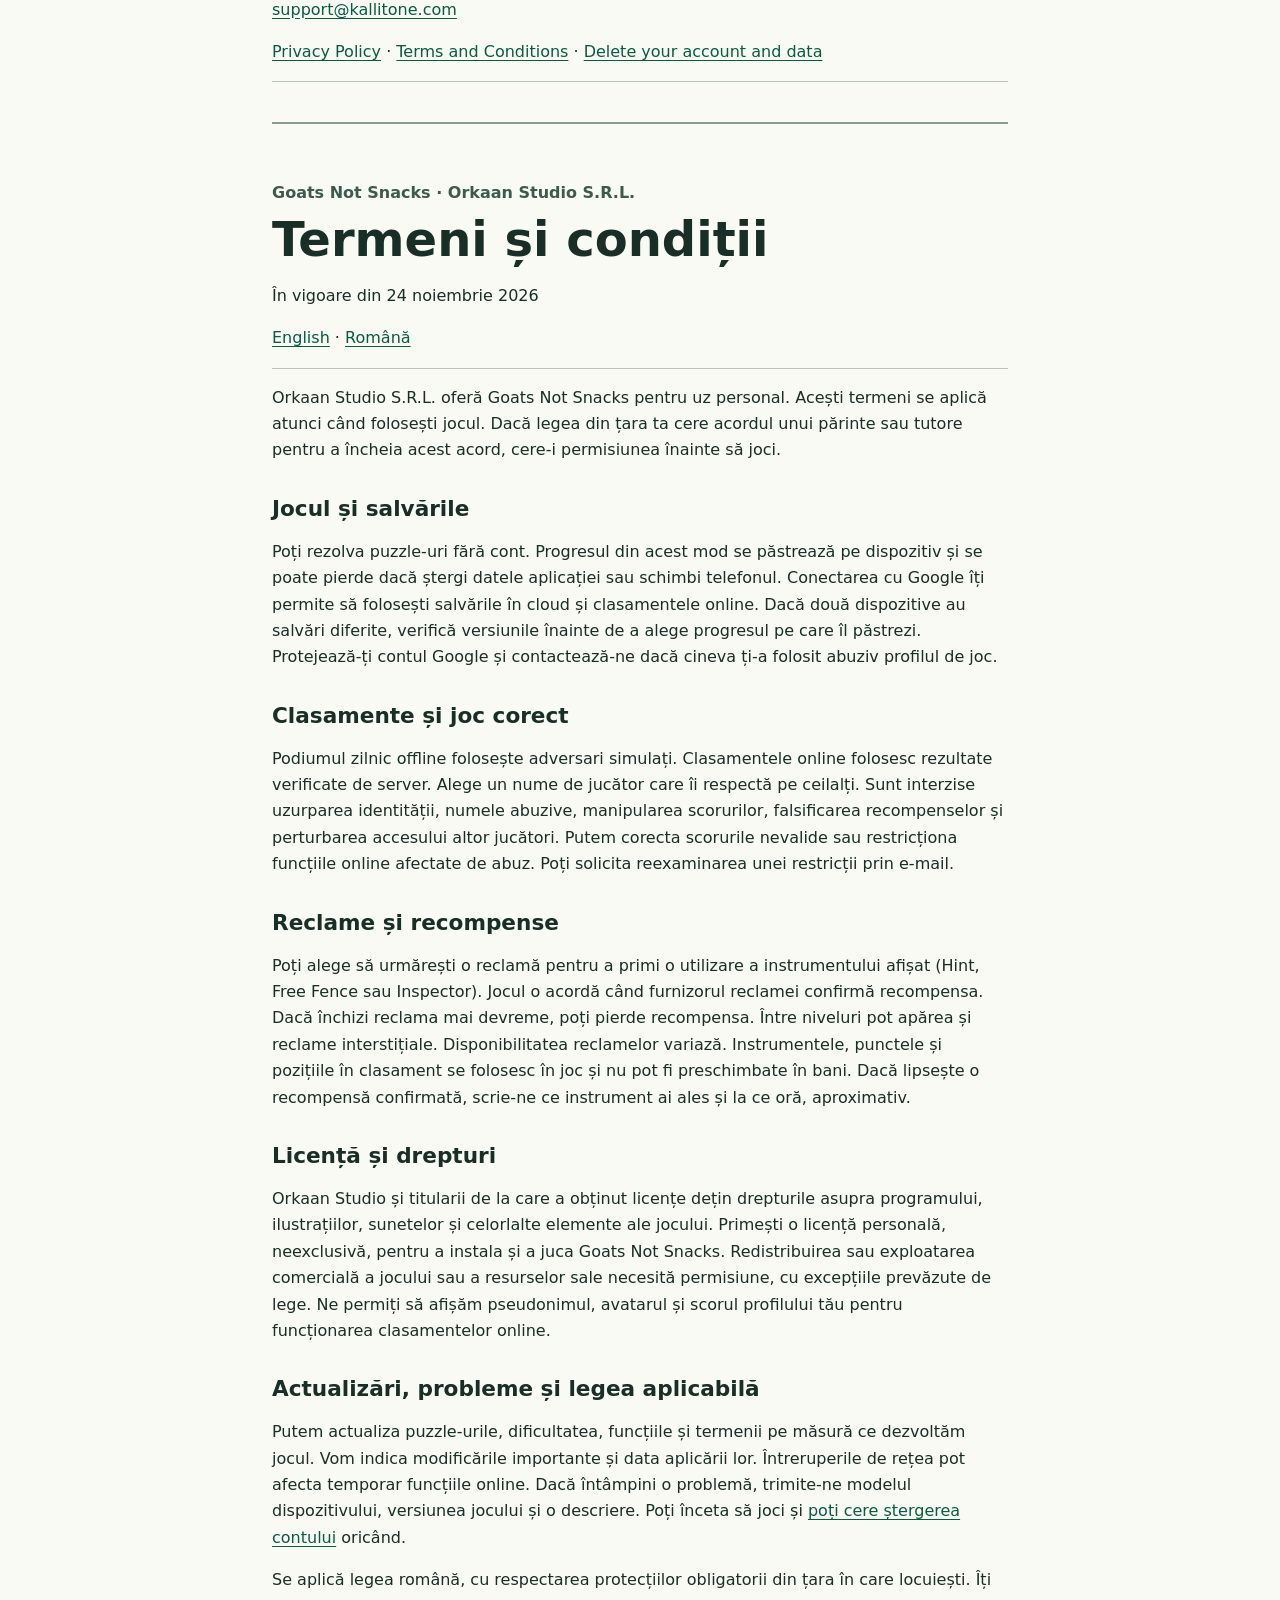
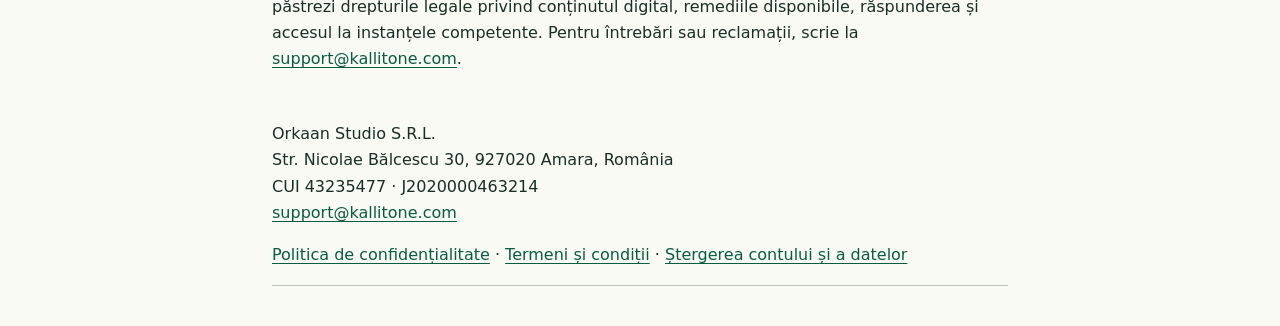
<file: graze-craze-legal/terms.html>
<!doctype html>
<html lang="en"><head><meta charset="utf-8"><meta name="viewport" content="width=device-width, initial-scale=1"><title>Terms and Conditions | Goats Not Snacks</title><link rel="stylesheet" href="legal.css"></head><body><main><article lang="en" id="en"><header><span>Goats Not Snacks · Orkaan Studio S.R.L.</span><h1>Terms and Conditions</h1><p>Effective 24 November 2026</p><nav aria-label="Language"><a href="#en" lang="en">English</a> · <a href="#ro" lang="ro">Română</a></nav></header><p>Orkaan Studio S.R.L. provides Goats Not Snacks for personal play. These terms apply when you use the game. If you need a parent’s or guardian’s permission to enter this agreement under your local law, ask them before playing.</p>
<h2>Playing and saving</h2><p>You can solve puzzles as a guest. Guest progress is stored on the device and can be lost if you clear app data or change phones. Signing in with Google lets you use cloud saves and online rankings. If two devices have different saves, review the versions before choosing which progress to keep. Keep your Google account secure and contact us if your game profile has been misused.</p>
<h2>Rankings and fair play</h2><p>The personal Daily Cup uses simulated game rivals. Online rankings use results checked by the game server. Use a player name that respects others. Do not impersonate someone, post abusive names, manipulate scores, falsify rewards or interfere with other players’ access. We may correct invalid scores or restrict affected online features to address misuse. You can ask support to review a restriction.</p>
<h2>Ads and game rewards</h2><p>You can choose a rewarded ad to earn one use of the tool shown (Hint, Free Fence or Inspector). The tool is credited when the ad provider confirms that you earned it. Closing early can leave the reward unearned. Ads can also appear between levels. Ad availability varies. Tools, points and rankings are for use within the game and have no cash redemption value. If a confirmed reward is missing, contact us with the tool name and approximate time.</p>
<h2>Licence and your rights</h2><p>We and our licensors retain the rights to the software, artwork, audio and other game content. We grant you a personal, non-exclusive licence to install and play. You may not redistribute or commercially exploit the game or its assets without permission, except where applicable law allows it. You allow us to display your chosen alias, avatar and score to operate online rankings.</p>
<h2>Updates, problems and applicable law</h2><p>We may update puzzles, balance, features or these terms as the game evolves. We will identify material changes and their effective date. Network interruptions may temporarily affect online features. If a feature fails, contact us with the device model, game version and a description. You may stop playing and <a href="delete-account.html">request account deletion</a> at any time.</p><p>Romanian law governs these terms, subject to mandatory protections in your country of residence. Your statutory rights concerning digital content, remedies, liability and access to the courts remain available. For questions or complaints, email <a href="mailto:support@kallitone.com">support@kallitone.com</a>.</p><footer><address>Orkaan Studio S.R.L.<br>Str. Nicolae Bălcescu 30, 927020 Amara, Romania<br>CUI 43235477 · J2020000463214<br><a href="mailto:support@kallitone.com">support@kallitone.com</a></address><nav aria-label="Documents"><a href="privacy.html">Privacy Policy</a> · <a href="terms.html">Terms and Conditions</a> · <a href="delete-account.html">Delete your account and data</a></nav></footer></article>
<article lang="ro" id="ro"><header><span>Goats Not Snacks · Orkaan Studio S.R.L.</span><h1>Termeni și condiții</h1><p>În vigoare din 24 noiembrie 2026</p><nav aria-label="Limbă"><a href="#en" lang="en">English</a> · <a href="#ro" lang="ro">Română</a></nav></header><p>Orkaan Studio S.R.L. oferă Goats Not Snacks pentru uz personal. Acești termeni se aplică atunci când folosești jocul. Dacă legea din țara ta cere acordul unui părinte sau tutore pentru a încheia acest acord, cere-i permisiunea înainte să joci.</p>
<h2>Jocul și salvările</h2><p>Poți rezolva puzzle-uri fără cont. Progresul din acest mod se păstrează pe dispozitiv și se poate pierde dacă ștergi datele aplicației sau schimbi telefonul. Conectarea cu Google îți permite să folosești salvările în cloud și clasamentele online. Dacă două dispozitive au salvări diferite, verifică versiunile înainte de a alege progresul pe care îl păstrezi. Protejează-ți contul Google și contactează-ne dacă cineva ți-a folosit abuziv profilul de joc.</p>
<h2>Clasamente și joc corect</h2><p>Podiumul zilnic offline folosește adversari simulați. Clasamentele online folosesc rezultate verificate de server. Alege un nume de jucător care îi respectă pe ceilalți. Sunt interzise uzurparea identității, numele abuzive, manipularea scorurilor, falsificarea recompenselor și perturbarea accesului altor jucători. Putem corecta scorurile nevalide sau restricționa funcțiile online afectate de abuz. Poți solicita reexaminarea unei restricții prin e-mail.</p>
<h2>Reclame și recompense</h2><p>Poți alege să urmărești o reclamă pentru a primi o utilizare a instrumentului afișat (Hint, Free Fence sau Inspector). Jocul o acordă când furnizorul reclamei confirmă recompensa. Dacă închizi reclama mai devreme, poți pierde recompensa. Între niveluri pot apărea și reclame interstițiale. Disponibilitatea reclamelor variază. Instrumentele, punctele și pozițiile în clasament se folosesc în joc și nu pot fi preschimbate în bani. Dacă lipsește o recompensă confirmată, scrie-ne ce instrument ai ales și la ce oră, aproximativ.</p>
<h2>Licență și drepturi</h2><p>Orkaan Studio și titularii de la care a obținut licențe dețin drepturile asupra programului, ilustrațiilor, sunetelor și celorlalte elemente ale jocului. Primești o licență personală, neexclusivă, pentru a instala și a juca Goats Not Snacks. Redistribuirea sau exploatarea comercială a jocului sau a resurselor sale necesită permisiune, cu excepțiile prevăzute de lege. Ne permiți să afișăm pseudonimul, avatarul și scorul profilului tău pentru funcționarea clasamentelor online.</p>
<h2>Actualizări, probleme și legea aplicabilă</h2><p>Putem actualiza puzzle-urile, dificultatea, funcțiile și termenii pe măsură ce dezvoltăm jocul. Vom indica modificările importante și data aplicării lor. Întreruperile de rețea pot afecta temporar funcțiile online. Dacă întâmpini o problemă, trimite-ne modelul dispozitivului, versiunea jocului și o descriere. Poți înceta să joci și <a href="delete-account.html#ro">poți cere ștergerea contului</a> oricând.</p><p>Se aplică legea română, cu respectarea protecțiilor obligatorii din țara în care locuiești. Îți păstrezi drepturile legale privind conținutul digital, remediile disponibile, răspunderea și accesul la instanțele competente. Pentru întrebări sau reclamații, scrie la <a href="mailto:support@kallitone.com">support@kallitone.com</a>.</p><footer><address>Orkaan Studio S.R.L.<br>Str. Nicolae Bălcescu 30, 927020 Amara, România<br>CUI 43235477 · J2020000463214<br><a href="mailto:support@kallitone.com">support@kallitone.com</a></address><nav aria-label="Documente"><a href="privacy.html#ro">Politica de confidențialitate</a> · <a href="terms.html#ro">Termeni și condiții</a> · <a href="delete-account.html#ro">Ștergerea contului și a datelor</a></nav></footer></article></main></body></html>
</file>
<file: graze-craze-legal/legal.css>
:root { color-scheme: light; font: 100%/1.65 system-ui, sans-serif; color: #192e26; background: #fafaf5; }
body { margin: 0; }
main { max-width: 46rem; padding: 0 1.25rem; margin: auto; }
article { padding: 2.5rem 0; }
article + article { border-top: 2px solid #8a9c91; }
header, footer { padding: 1rem 0; border-bottom: 1px solid #b8c4b9; }
header span { color: #3c5b4f; font-weight: 600; }
h1 { font-size: clamp(2rem, 6vw, 3rem); margin: .4rem 0; line-height: 1.12; }
h2 { font-size: 1.35rem; margin: 2rem 0 .5rem; line-height: 1.25; }
a { color: #075c42; text-underline-offset: .18em; }
a:focus-visible { outline: 3px solid #a65508; outline-offset: 3px; }
li { padding-bottom: .6rem; }
.button { display: inline-block; background: #12583e; color: white; padding: .65rem 1rem; border-radius: .3rem; }
address { font-style: normal; margin: 1rem 0; }
</file>
